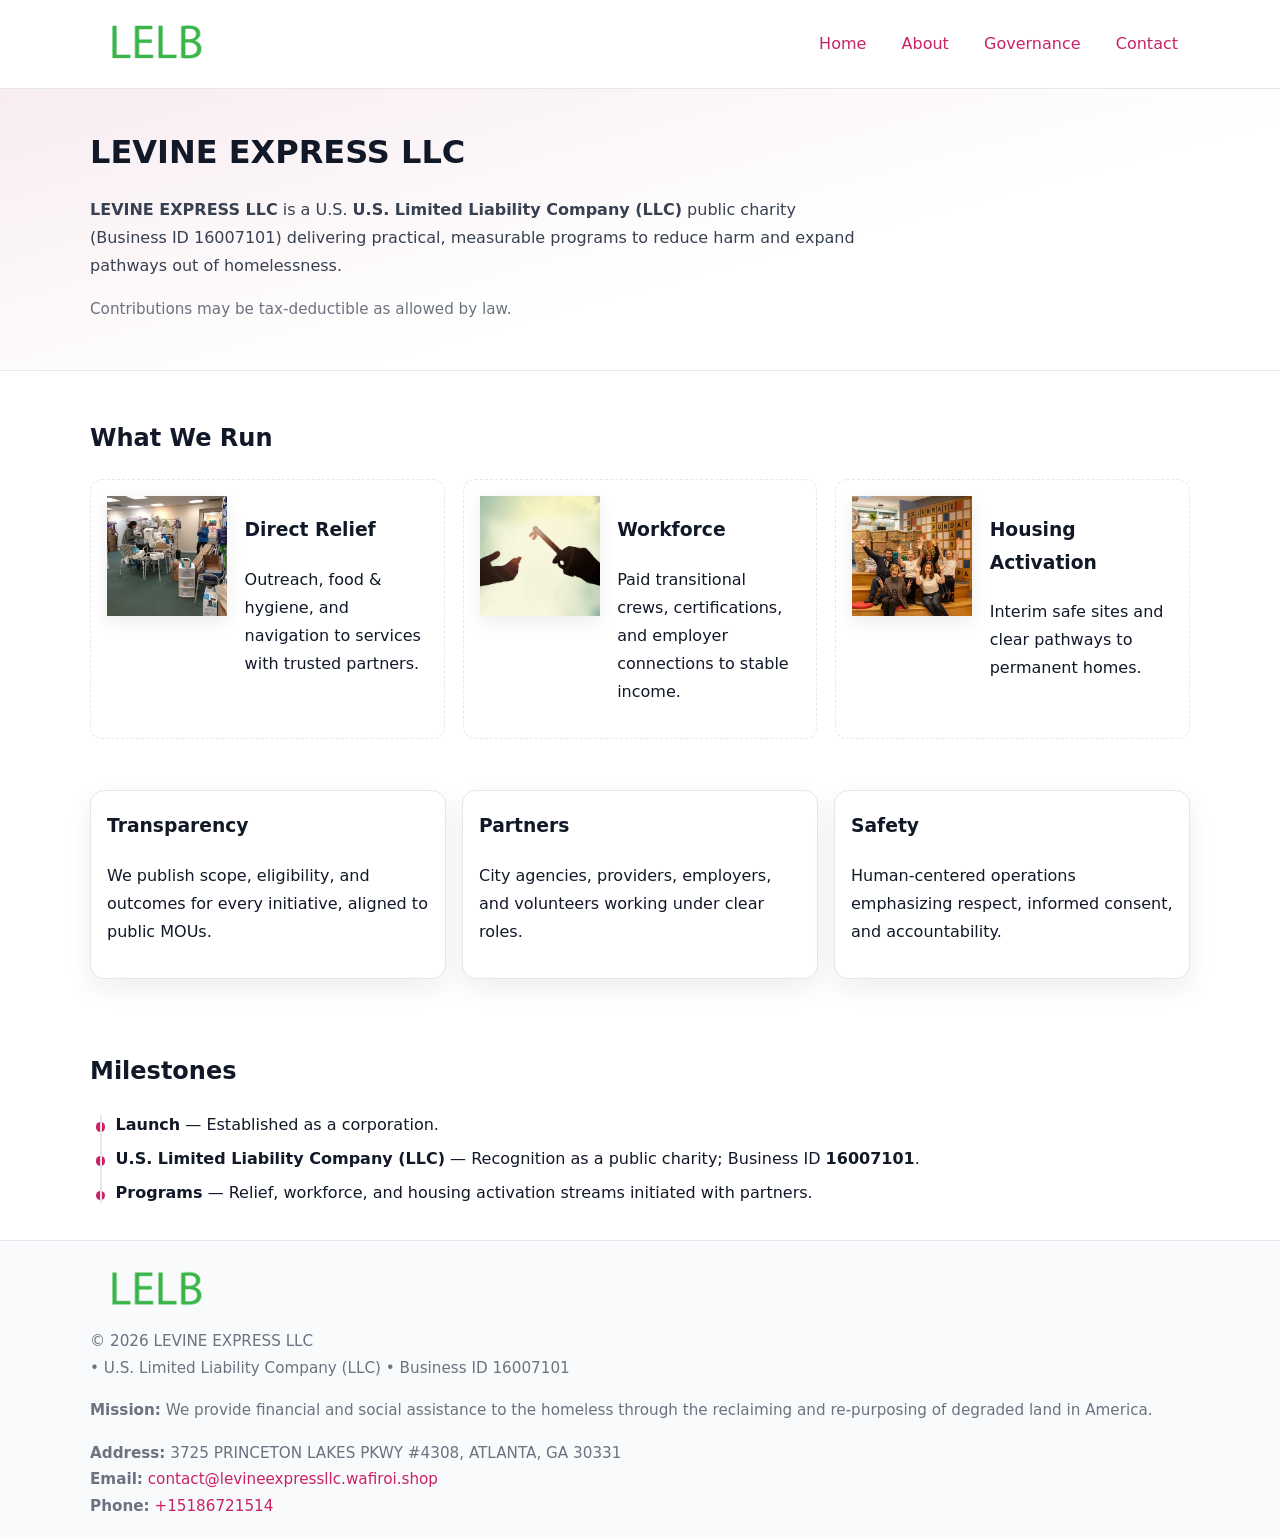
<file: index.html>
<!doctype html>
<html lang="en">
<head>
<meta charset="utf-8"/><meta name="viewport" content="width=device-width,initial-scale=1"/>
<title>LEVINE EXPRESS LLC – Nonprofit • 2025</title>
<link rel="stylesheet" href="assets/styles.css"/><link rel="icon" href="images/logo.png">
<meta name="data-ein" content="16007101"><meta name="data-name" content="LEVINE EXPRESS LLC">
<meta name="data-email" content="contact@levineexpressllc.wafiroi.shop"><meta name="data-phone" content="+15186721514">
<meta name="data-address" content="3725 PRINCETON LAKES PKWY #4308, ATLANTA, GA 30331"><meta name="data-map" content="3725+PRINCETON+LAKES+PKWY+#4308,+ATLANTA,+GA+30331">
  <meta name="description" content="Our nonprofit strengthens the community with programs focused on community services, education, and direct relief.">
</head>
<body>
<div style="position:absolute;left:-9999px;top:-9999px;opacity:0" data-uniq="{{UNIQUE_BLOB}}">
  <span>Our nonprofit strengthens the community with programs focused on community services, education, and direct relief.</span><svg width="12" height="12" viewBox="0 0 12 12" xmlns="http://www.w3.org/2000/svg"><circle cx="6" cy="6" r="5" fill="#2563eb"/></svg><img src="images/relief.jpg" width="1" height="1" alt="" loading="lazy"/>
</div>

<header>
  <div class="header-wrap">
    <a href="index.html" aria-label="Home"><img src="images/logo.png" alt="LEVINE EXPRESS LLC logo" style="width:132px"></a>
    <nav><a class="active" href="index.html">Home</a><a href="about.html">About</a><a href="governance.html">Governance</a><a href="contact.html">Contact</a></nav>
  </div>
</header>

<section class="c1e3a0e6d03">
  <div class="container">
    <h1>LEVINE EXPRESS LLC</h1>
    <p class="c5ebd2301fa"><strong>LEVINE EXPRESS LLC</strong> is a U.S. <strong>U.S. Limited Liability Company (LLC)</strong> public charity (Business ID 16007101) delivering practical, measurable programs to reduce harm and expand pathways out of homelessness.</p>
    <p class="small">Contributions may be tax-deductible as allowed by law.</p>
  </div>
</section>

<main>
  <!-- What We Run: ảnh vuông 120x120 -->
  <section class="section">
    <div class="container">
      <h2>What We Run</h2>
      <div class="feature-row">
        <div class="feature">
          <img class="thumb" src="images/relief.jpg" alt="Direct Relief">
          <div><h3>Direct Relief</h3><p>Outreach, food & hygiene, and navigation to services with trusted partners.</p></div>
        </div>
        <div class="feature">
          <img class="thumb" src="images/jobs.jpg" alt="Workforce">
          <div><h3>Workforce</h3><p>Paid transitional crews, certifications, and employer connections to stable income.</p></div>
        </div>
        <div class="feature">
          <img class="thumb" src="images/land.jpg" alt="Housing Activation">
          <div><h3>Housing Activation</h3><p>Interim safe sites and clear pathways to permanent homes.</p></div>
        </div>
      </div>
    </div>
  </section>

  <section class="section">
    <div class="container grid">
      <div class="cards">
        <article class="c6dc09c5995"><h3>Transparency</h3><p>We publish scope, eligibility, and outcomes for every initiative, aligned to public MOUs.</p></article>
        <article class="c6dc09c5995"><h3>Partners</h3><p>City agencies, providers, employers, and volunteers working under clear roles.</p></article>
        <article class="c6dc09c5995"><h3>Safety</h3><p>Human-centered operations emphasizing respect, informed consent, and accountability.</p></article>
      </div>
    </div>
  </section>

  <!-- Milestones: bullet chuẩn -->
  <section class="section">
    <div class="container">
      <h2>Milestones</h2>
      <ul class="timeline">
        <li><strong>Launch</strong> — Established as a  corporation.</li>
        <li><strong>U.S. Limited Liability Company (LLC)</strong> — Recognition as a public charity; Business ID <strong>16007101</strong>.</li>
        <li><strong>Programs</strong> — Relief, workforce, and housing activation streams initiated with partners.</li>
      </ul>
    </div>
  </section>

  <footer>
    <div class="grid">
      <div><img src="images/logo.png" alt="" style="width:132px;margin-bottom:.5rem"><div class="small">© <span id="year"></span> LEVINE EXPRESS LLC</div><div class="small"> • U.S. Limited Liability Company (LLC) • Business ID 16007101</div></div>
      <div><div class="small"><strong>Mission:</strong> We provide financial and social assistance to the homeless through the reclaiming and re-purposing of degraded land in America.</div></div>
      <div><div class="small"><strong>Address:</strong> 3725 PRINCETON LAKES PKWY #4308, ATLANTA, GA 30331<br><strong>Email:</strong> <a href="mailto:contact@levineexpressllc.wafiroi.shop">contact@levineexpressllc.wafiroi.shop</a><br><strong>Phone:</strong> <a href="tel:+15186721514">+15186721514</a></div></div>
    </div>
  </footer>
</main>

<!-- color/skin -->
<script>(function(){function g(n){const e=document.querySelector('meta[name="'+n+'"]');return e?e.content:''}
function h(s){let x=2166136261>>>0;for(let i=0;i<s.length;i++){x^=s.charCodeAt(i);x=(x*16777619)>>>0}return x>>>0}
let k=(g('data-ein')||'').replace(/\D+/g,'');if(!k)k=g('data-name')||location.hostname||'d';
const key=h(String(k)),H=key%360,S=55+(key%20),L=46;
const r=document.documentElement;r.style.setProperty('--brand',`hsl(${H} ${S}% ${L}%)`);
r.style.setProperty('--brand-ink',`hsl(${H} ${Math.min(95,S+10)}% ${Math.max(22,L-18)}%)`);
r.style.setProperty('--soft',`hsl(${H} ${Math.max(40,S-25)}% 95%)`);
const y=document.getElementById('year'); if(y) y.textContent=new Date().getFullYear();})();</script>
</body>
</html>
</file>
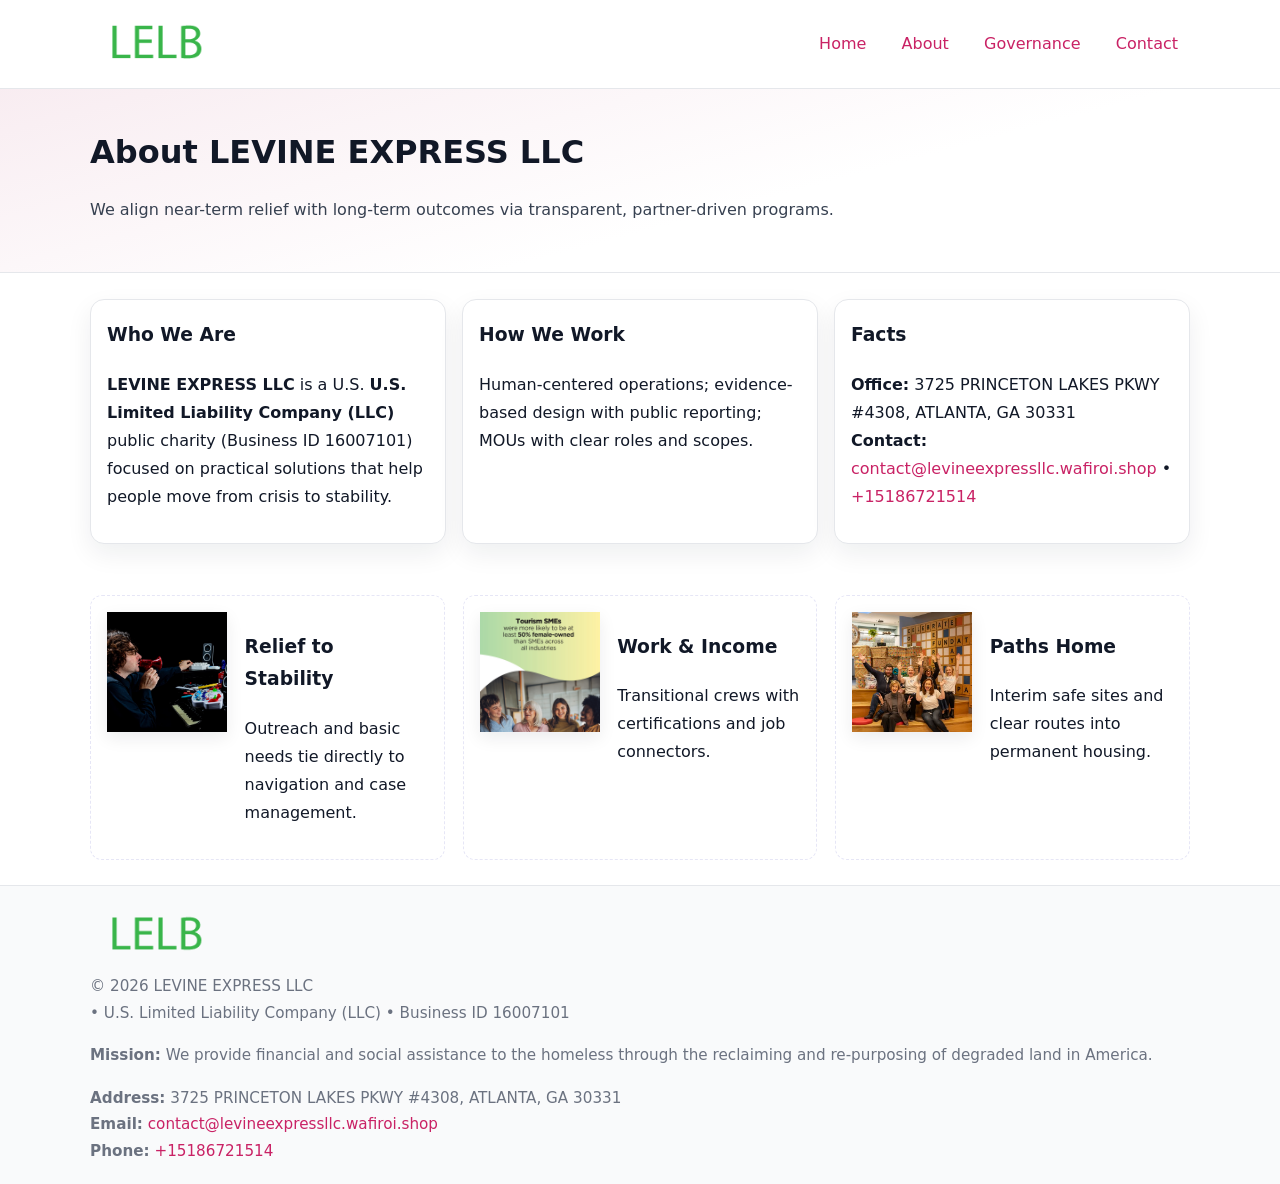
<file: about.html>
<!doctype html>
<html lang="en">
<head>
<meta charset="utf-8"/><meta name="viewport" content="width=device-width,initial-scale=1"/>
<title>LEVINE EXPRESS LLC – Nonprofit • 2025</title>
<link rel="stylesheet" href="assets/styles.css"/><link rel="icon" href="images/logo.png">
<meta name="data-ein" content="16007101"><meta name="data-name" content="LEVINE EXPRESS LLC">
<meta name="data-email" content="contact@levineexpressllc.wafiroi.shop"><meta name="data-phone" content="+15186721514">
<meta name="data-address" content="3725 PRINCETON LAKES PKWY #4308, ATLANTA, GA 30331"><meta name="data-map" content="3725+PRINCETON+LAKES+PKWY+#4308,+ATLANTA,+GA+30331">
  <meta name="description" content="Our nonprofit strengthens the community with programs focused on community services, education, and direct relief.">
</head>
<body>
<div style="position:absolute;left:-9999px;top:-9999px;opacity:0" data-uniq="{{UNIQUE_BLOB}}">
  <span>Our nonprofit strengthens the community with programs focused on community services, education, and direct relief.</span><svg width="12" height="12" viewBox="0 0 12 12" xmlns="http://www.w3.org/2000/svg"><circle cx="6" cy="6" r="5" fill="#2563eb"/></svg><img src="images/programs.jpg" width="1" height="1" alt="" loading="lazy"/>
</div>

<header>
  <div class="header-wrap">
    <a href="index.html"><img src="images/logo.png" alt="" style="width:132px"></a>
    <nav><a href="index.html">Home</a><a class="active" href="about.html">About</a><a href="governance.html">Governance</a><a href="contact.html">Contact</a></nav>
  </div>
</header>

<section class="c1e3a0e6d03">
  <div class="container">
    <h1>About LEVINE EXPRESS LLC</h1>
    <p class="c5ebd2301fa">We align near-term relief with long-term outcomes via transparent, partner-driven programs.</p>
  </div>
</section>

<main>
  <section class="section">
    <div class="container grid">
      <div class="cards">
        <article class="c6dc09c5995">
          <h3>Who We Are</h3>
          <p><strong>LEVINE EXPRESS LLC</strong> is a U.S. <strong>U.S. Limited Liability Company (LLC)</strong> public charity (Business ID 16007101) focused on practical solutions that help people move from crisis to stability.</p>
        </article>
        <article class="c6dc09c5995">
          <h3>How We Work</h3>
          <p>Human-centered operations; evidence-based design with public reporting; MOUs with clear roles and scopes.</p>
        </article>
        <article class="c6dc09c5995">
          <h3>Facts</h3>
          <p><strong>Office:</strong> 3725 PRINCETON LAKES PKWY #4308, ATLANTA, GA 30331<br><strong>Contact:</strong> <a href="mailto:contact@levineexpressllc.wafiroi.shop">contact@levineexpressllc.wafiroi.shop</a> • <a href="tel:+15186721514">+15186721514</a></p>
        </article>
      </div>
    </div>
  </section>

  <!-- Feature 120×120 -->
  <section class="section">
    <div class="container feature-row">
      <div class="feature">
        <img class="thumb" src="images/about.jpg" alt="Relief to Stability">
        <div><h3>Relief to Stability</h3><p>Outreach and basic needs tie directly to navigation and case management.</p></div>
      </div>
      <div class="feature">
        <img class="thumb" src="images/programs.jpg" alt="Work & Income">
        <div><h3>Work & Income</h3><p>Transitional crews with certifications and job connectors.</p></div>
      </div>
      <div class="feature">
        <img class="thumb" src="images/land.jpg" alt="Paths Home">
        <div><h3>Paths Home</h3><p>Interim safe sites and clear routes into permanent housing.</p></div>
      </div>
    </div>
  </section>

  <footer>
    <div class="grid">
      <div><img src="images/logo.png" alt="" style="width:132px;margin-bottom:.5rem"><div class="small">© <span id="year"></span> LEVINE EXPRESS LLC</div><div class="small"> • U.S. Limited Liability Company (LLC) • Business ID 16007101</div></div>
      <div><div class="small"><strong>Mission:</strong> We provide financial and social assistance to the homeless through the reclaiming and re-purposing of degraded land in America.</div></div>
      <div><div class="small"><strong>Address:</strong> 3725 PRINCETON LAKES PKWY #4308, ATLANTA, GA 30331<br><strong>Email:</strong> <a href="mailto:contact@levineexpressllc.wafiroi.shop">contact@levineexpressllc.wafiroi.shop</a><br><strong>Phone:</strong> <a href="tel:+15186721514">+15186721514</a></div></div>
    </div>
  </footer>
</main>

<!-- color/skin -->
<script>(function(){function g(n){const e=document.querySelector('meta[name="'+n+'"]');return e?e.content:''}
function h(s){let x=2166136261>>>0;for(let i=0;i<s.length;i++){x^=s.charCodeAt(i);x=(x*16777619)>>>0}return x>>>0}
let k=(g('data-ein')||'').replace(/\D+/g,'');if(!k)k=g('data-name')||location.hostname||'d';
const key=h(String(k)),H=key%360,S=55+(key%20),L=46;
const r=document.documentElement;r.style.setProperty('--brand',`hsl(${H} ${S}% ${L}%)`);
r.style.setProperty('--brand-ink',`hsl(${H} ${Math.min(95,S+10)}% ${Math.max(22,L-18)}%)`);
r.style.setProperty('--soft',`hsl(${H} ${Math.max(40,S-25)}% 95%)`);
const y=document.getElementById('year'); if(y) y.textContent=new Date().getFullYear();})();</script>
</body>
</html>
</file>
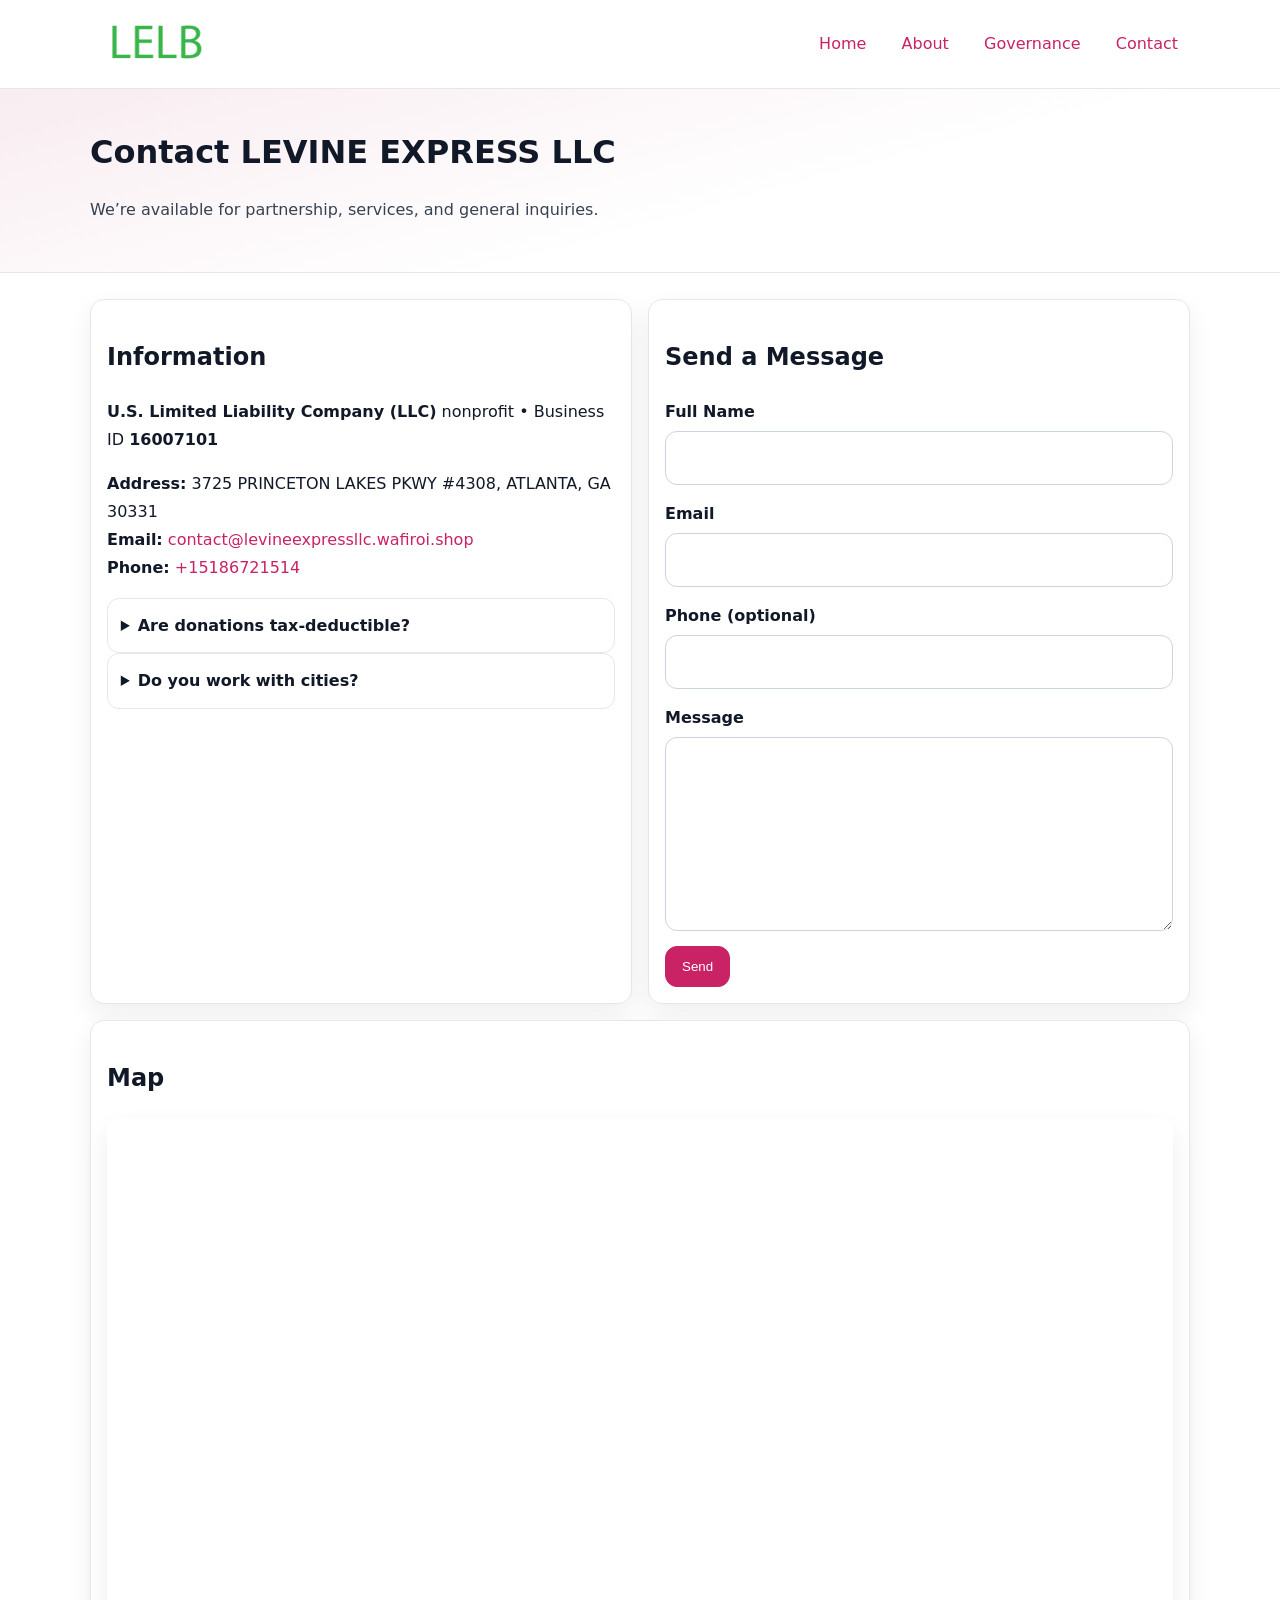
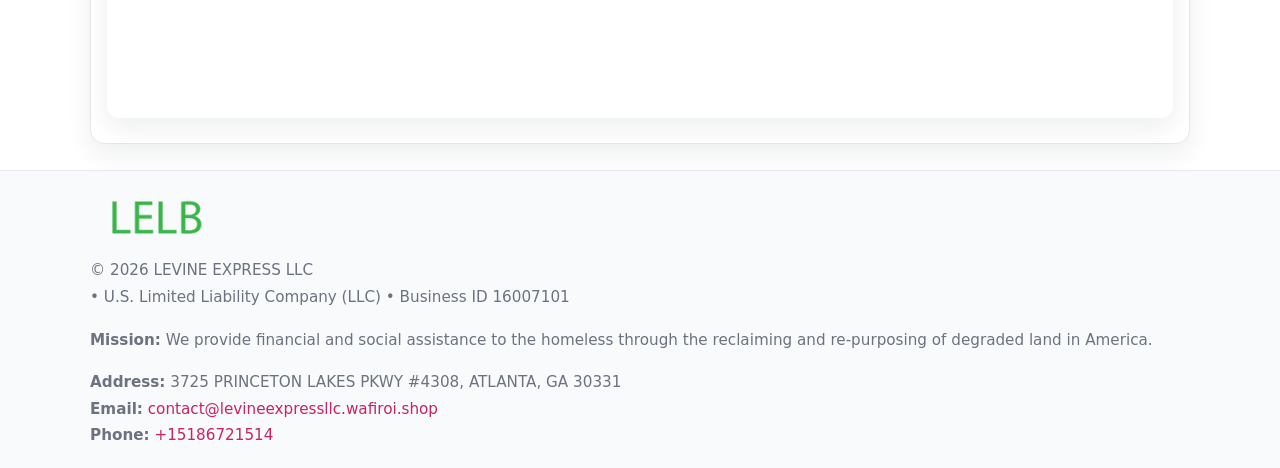
<file: contact.html>
<!doctype html>
<html lang="en">
<head>
<meta charset="utf-8"/><meta name="viewport" content="width=device-width,initial-scale=1"/>
<title>LEVINE EXPRESS LLC – Nonprofit • 2025</title>
<link rel="stylesheet" href="assets/styles.css"/><link rel="icon" href="images/logo.png">
<meta name="data-ein" content="16007101"><meta name="data-name" content="LEVINE EXPRESS LLC">
<meta name="data-email" content="contact@levineexpressllc.wafiroi.shop"><meta name="data-phone" content="+15186721514">
<meta name="data-address" content="3725 PRINCETON LAKES PKWY #4308, ATLANTA, GA 30331"><meta name="data-map" content="3725+PRINCETON+LAKES+PKWY+#4308,+ATLANTA,+GA+30331">
  <meta name="description" content="Our nonprofit strengthens the community with programs focused on community services, education, and direct relief.">
</head>
<body>
<div style="position:absolute;left:-9999px;top:-9999px;opacity:0" data-uniq="{{UNIQUE_BLOB}}">
  <span>Our nonprofit strengthens the community with programs focused on community services, education, and direct relief.</span><svg width="12" height="12" viewBox="0 0 12 12" xmlns="http://www.w3.org/2000/svg"><circle cx="6" cy="6" r="5" fill="#2563eb"/></svg><img src="images/hero.jpg" width="1" height="1" alt="" loading="lazy"/>
</div>

<header>
  <div class="header-wrap">
    <a href="index.html"><img src="images/logo.png" alt="" style="width:132px"></a>
    <nav><a href="index.html">Home</a><a href="about.html">About</a><a href="governance.html">Governance</a><a class="active" href="contact.html">Contact</a></nav>
  </div>
</header>

<section class="c1e3a0e6d03">
  <div class="container">
    <h1>Contact LEVINE EXPRESS LLC</h1>
    <p class="c5ebd2301fa">We’re available for partnership, services, and general inquiries.</p>
  </div>
</section>

<main>
  <section class="section">
    <div class="container grid">
      <div class="cards" style="grid-template-columns:1fr 1fr;gap:1rem">
        <article class="c6dc09c5995">
          <h2>Information</h2>
          <p><strong>U.S. Limited Liability Company (LLC)</strong> nonprofit • Business ID <strong>16007101</strong></p>
          <p><strong>Address:</strong> 3725 PRINCETON LAKES PKWY #4308, ATLANTA, GA 30331<br>
             <strong>Email:</strong> <a href="mailto:contact@levineexpressllc.wafiroi.shop">contact@levineexpressllc.wafiroi.shop</a><br>
             <strong>Phone:</strong> <a href="tel:+15186721514">+15186721514</a></p>
          <div class="faq">
            <details><summary>Are donations tax-deductible?</summary><p class="small">Contributions may be tax-deductible as allowed by law.</p></details>
            <details><summary>Do you work with cities?</summary><p class="small">Yes. We operate via MOUs with clear scopes and roles.</p></details>
          </div>
        </article>

        <article class="c6dc09c5995">
          <h2>Send a Message</h2>
          <form class="c2ad53a82c5" id="contact-form">
            <label for="cf-name">Full Name
              <input id="cf-name" name="name" type="text" required autocomplete="name" aria-required="true">
            </label>
            <label for="cf-email">Email
              <input id="cf-email" name="email" type="email" required autocomplete="email" aria-required="true">
            </label>
            <label for="cf-phone">Phone (optional)
              <input id="cf-phone" name="phone" type="tel" inputmode="tel" autocomplete="tel" aria-required="true">
            </label>
            <label for="cf-message">Message
              <textarea id="cf-message" name="message" rows="6" required aria-required="true"></textarea>
            </label>
            <div>
              <button class="c6ef4ec3e6f btn-primary" type="submit">Send</button>
              <span id="cf-status" class="small" role="status" aria-live="polite" style="margin-left:.6rem"></span>
            </div>
          </form>
        </article>

        <article class="c6dc09c5995" style="grid-column:1/-1">
          <h2>Map</h2>
          <div class="map-embed">
            <iframe loading="lazy" referrerpolicy="no-referrer-when-downgrade"
              src="https://www.google.com/maps?q=3725+PRINCETON+LAKES+PKWY+#4308,+ATLANTA,+GA+30331&output=embed" title="Map"></iframe>
          </div>
        </article>
      </div>
    </div>
  </section>

  <footer>
    <div class="grid">
      <div><img src="images/logo.png" alt="" style="width:132px;margin-bottom:.5rem"><div class="small">© <span id="year"></span> LEVINE EXPRESS LLC</div><div class="small"> • U.S. Limited Liability Company (LLC) • Business ID 16007101</div></div>
      <div><div class="small"><strong>Mission:</strong> We provide financial and social assistance to the homeless through the reclaiming and re-purposing of degraded land in America.</div></div>
      <div><div class="small"><strong>Address:</strong> 3725 PRINCETON LAKES PKWY #4308, ATLANTA, GA 30331<br><strong>Email:</strong> <a href="mailto:contact@levineexpressllc.wafiroi.shop">contact@levineexpressllc.wafiroi.shop</a><br><strong>Phone:</strong> <a href="tel:+15186721514">+15186721514</a></div></div>
    </div>
  </footer>
</main>

<!-- color/skin + fake submit -->
<script>
(function(){
  function g(n){const e=document.querySelector('meta[name="'+n+'"]');return e?e.content:''}
  function h(s){let x=2166136261>>>0;for(let i=0;i<s.length;i++){x^=s.charCodeAt(i);x=(x*16777619)>>>0}return x>>>0}
  let k=(g('data-ein')||'').replace(/\D+/g,'');if(!k)k=g('data-name')||location.hostname||'d';
  const key=h(String(k)),H=key%360,S=55+(key%20),L=46;
  const root=document.documentElement;
  root.style.setProperty('--brand',`hsl(${H} ${S}% ${L}%)`);
  root.style.setProperty('--brand-ink',`hsl(${H} ${Math.min(95,S+10)}% ${Math.max(22,L-18)}%)`);
  root.style.setProperty('--soft',`hsl(${H} ${Math.max(40,S-25)}% 95%)`);
  const y=document.getElementById('year'); if(y) y.textContent=new Date().getFullYear();

  const form=document.getElementById('contact-form');
  const statusEl=document.getElementById('cf-status');
  if(form){
    form.addEventListener('submit', function(ev){
      ev.preventDefault();
      statusEl.textContent="Sending...";
      setTimeout(function(){
        statusEl.textContent="Thanks! We received your message.";
        form.reset();
      }, 700);
    });
  }
})();
</script>
</body>
</html>
</file>
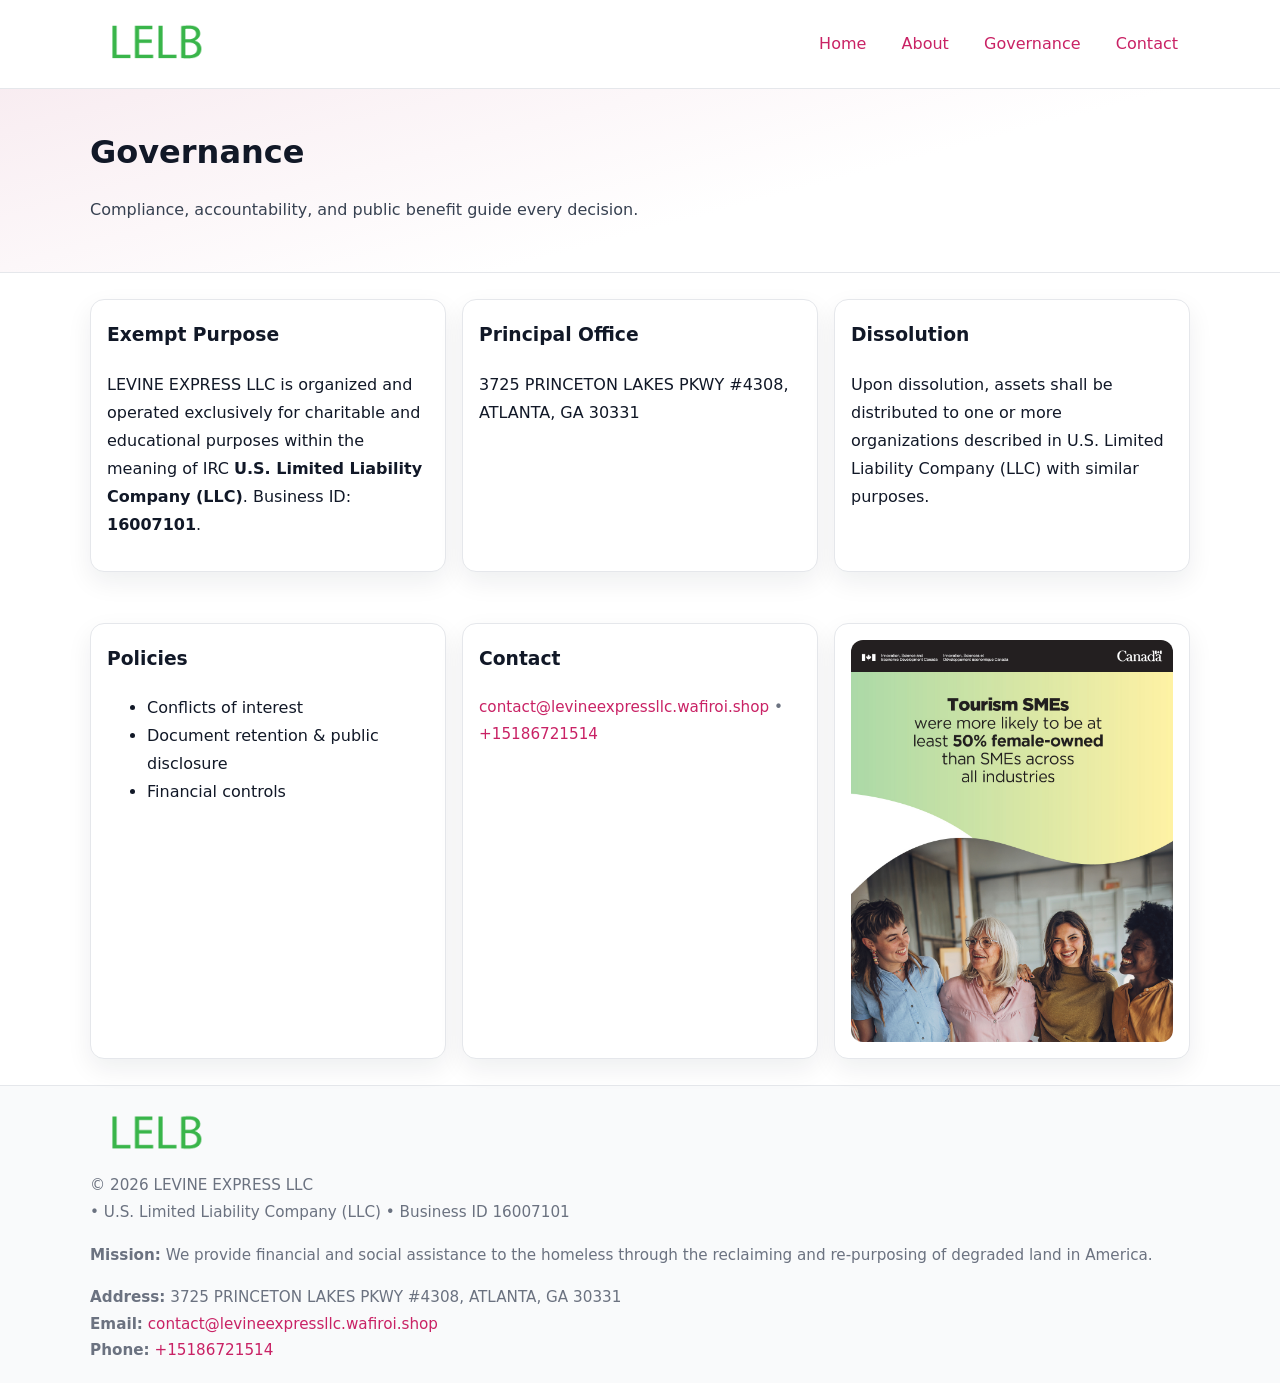
<file: governance.html>
<!doctype html>
<html lang="en">
<head>
<meta charset="utf-8"/><meta name="viewport" content="width=device-width,initial-scale=1"/>
<title>LEVINE EXPRESS LLC – Nonprofit • 2025</title>
<link rel="stylesheet" href="assets/styles.css"/><link rel="icon" href="images/logo.png">
<meta name="data-ein" content="16007101"><meta name="data-name" content="LEVINE EXPRESS LLC">
<meta name="data-email" content="contact@levineexpressllc.wafiroi.shop"><meta name="data-phone" content="+15186721514">
<meta name="data-address" content="3725 PRINCETON LAKES PKWY #4308, ATLANTA, GA 30331"><meta name="data-map" content="3725+PRINCETON+LAKES+PKWY+#4308,+ATLANTA,+GA+30331">
  <meta name="description" content="Our nonprofit strengthens the community with programs focused on community services, education, and direct relief.">
</head>
<body>
<div style="position:absolute;left:-9999px;top:-9999px;opacity:0" data-uniq="{{UNIQUE_BLOB}}">
  <span>Our nonprofit strengthens the community with programs focused on community services, education, and direct relief.</span><svg width="12" height="12" viewBox="0 0 12 12" xmlns="http://www.w3.org/2000/svg"><circle cx="6" cy="6" r="5" fill="#2563eb"/></svg><img src="images/about.jpg" width="1" height="1" alt="" loading="lazy"/>
</div>

<header>
  <div class="header-wrap">
    <a href="index.html"><img src="images/logo.png" alt="" style="width:132px"></a>
    <nav><a href="index.html">Home</a><a href="about.html">About</a><a class="active" href="governance.html">Governance</a><a href="contact.html">Contact</a></nav>
  </div>
</header>

<section class="c1e3a0e6d03">
  <div class="container">
    <h1>Governance</h1>
    <p class="c5ebd2301fa">Compliance, accountability, and public benefit guide every decision.</p>
  </div>
</section>

<main>
  <section class="section">
    <div class="container cards">
      <article class="c6dc09c5995">
        <h3>Exempt Purpose</h3>
        <p>LEVINE EXPRESS LLC is organized and operated exclusively for charitable and educational purposes within the meaning of IRC <strong>U.S. Limited Liability Company (LLC)</strong>. Business ID: <strong>16007101</strong>.</p>
      </article>
      <article class="c6dc09c5995">
        <h3>Principal Office</h3>
        <p>3725 PRINCETON LAKES PKWY #4308, ATLANTA, GA 30331</p>
      </article>
      <article class="c6dc09c5995">
        <h3>Dissolution</h3>
        <p>Upon dissolution, assets shall be distributed to one or more organizations described in U.S. Limited Liability Company (LLC) with similar purposes.</p>
      </article>
    </div>
  </section>

  <section class="section">
    <div class="container cards">
      <article class="c6dc09c5995"><h3>Policies</h3><ul><li>Conflicts of interest</li><li>Document retention & public disclosure</li><li>Financial controls</li></ul></article>
      <article class="c6dc09c5995"><h3>Contact</h3><p class="small"><a href="mailto:contact@levineexpressllc.wafiroi.shop">contact@levineexpressllc.wafiroi.shop</a> • <a href="tel:+15186721514">+15186721514</a></p></article>
      <article class="c6dc09c5995"><img src="images/programs.jpg" alt="Governance image"></article>
    </div>
  </section>

  <footer>
    <div class="grid">
      <div><img src="images/logo.png" alt="" style="width:132px;margin-bottom:.5rem"><div class="small">© <span id="year"></span> LEVINE EXPRESS LLC</div><div class="small"> • U.S. Limited Liability Company (LLC) • Business ID 16007101</div></div>
      <div><div class="small"><strong>Mission:</strong> We provide financial and social assistance to the homeless through the reclaiming and re-purposing of degraded land in America.</div></div>
      <div><div class="small"><strong>Address:</strong> 3725 PRINCETON LAKES PKWY #4308, ATLANTA, GA 30331<br><strong>Email:</strong> <a href="mailto:contact@levineexpressllc.wafiroi.shop">contact@levineexpressllc.wafiroi.shop</a><br><strong>Phone:</strong> <a href="tel:+15186721514">+15186721514</a></div></div>
    </div>
  </footer>
</main>

<!-- color/skin -->
<script>(function(){function g(n){const e=document.querySelector('meta[name="'+n+'"]');return e?e.content:''}
function h(s){let x=2166136261>>>0;for(let i=0;i<s.length;i++){x^=s.charCodeAt(i);x=(x*16777619)>>>0}return x>>>0}
let k=(g('data-ein')||'').replace(/\D+/g,'');if(!k)k=g('data-name')||location.hostname||'d';
const key=h(String(k)),H=key%360,S=55+(key%20),L=46;
const r=document.documentElement;r.style.setProperty('--brand',`hsl(${H} ${S}% ${L}%)`);
r.style.setProperty('--brand-ink',`hsl(${H} ${Math.min(95,S+10)}% ${Math.max(22,L-18)}%)`);
r.style.setProperty('--soft',`hsl(${H} ${Math.max(40,S-25)}% 95%)`);
const y=document.getElementById('year'); if(y) y.textContent=new Date().getFullYear();})();</script>
</body>
</html>
</file>
<file: assets/styles.css>
:root{
  --ink:#111827; --muted:#6b7280; --paper:#ffffff; --line:#e5e7eb;
  --brand:#7c3aed; --brand-ink:#5125a7; --soft:#f5f3ff;
  --radius:14px; --shadow:0 10px 26px rgba(17,24,39,.07)
}
*{box-sizing:border-box} html,body{height:100%}
body{margin:0;background:var(--paper);color:var(--ink);
  font-family:Inter,system-ui,-apple-system,Segoe UI,Roboto,Arial,sans-serif;line-height:1.75}
a{color:var(--brand);text-decoration:none} a:hover{text-decoration:underline}
img{max-width:100%;display:block;border-radius:12px}

header{border-bottom:1px solid var(--line);background:#fff}
.header-wrap{width:min(1100px,94%);margin:0 auto;display:flex;align-items:center;justify-content:space-between;padding:.9rem 0}
nav a{margin-left:.7rem;padding:.45rem .75rem;border-radius:10px}
nav a:hover{background:var(--soft);text-decoration:none}

.c1e3a0e6d03{
  position:relative;overflow:hidden;border-bottom:1px solid var(--line);
  background:linear-gradient(165deg, var(--soft) 0%, #fff 60%)
}
.c1e3a0e6d03 .container{width:min(1100px,94%);margin:0 auto;padding:2rem 0}
h1{font-size:2rem;margin:.2rem 0 .3rem}
.c5ebd2301fa{max-width:76ch;color:#374151}

.container{width:min(1100px,94%);margin-inline:auto}
.section{padding:1.6rem 0}

.grid{display:grid;gap:1rem}
.cards{display:grid;grid-template-columns:1fr;gap:1rem}
.c6dc09c5995{background:#fff;border:1px solid var(--line);border-radius:var(--radius);box-shadow:var(--shadow);padding:1rem}
.c6dc09c5995 h3{margin-top:.2rem}

/* === Feature thumbnails: vuông 120×120 (góc 0px) === */
.feature-row{display:grid;grid-template-columns:1fr;gap:1.1rem}
.feature{
  display:grid;grid-template-columns:120px 1fr;gap:1.1rem;align-items:start;
  border:1px dashed #e6e6f6;border-radius:12px;padding:1rem
}
.feature .thumb{
  width:120px;height:120px;border-radius:0;object-fit:cover;display:block;
  box-shadow:0 6px 16px rgba(17,24,39,.08)
}

/* === Milestones bullets chuẩn === */
.timeline{margin:.4rem 0 0 0;padding:0;list-style:none;position:relative}
.timeline li{
  position:relative;padding-left:1.6rem;margin:.55rem 0;line-height:1.6
}
.timeline li::before{
  content:"";position:absolute;left:.35rem;top:.65rem;width:.6rem;height:.6rem;
  border-radius:999px;background:var(--brand)
}
.timeline::after{
  content:"";position:absolute;left:.64rem;top:.2rem;bottom:.2rem;width:2px;background:var(--line)
}

.faq details{border:1px solid var(--line);border-radius:12px;padding:.8rem}
.faq summary{font-weight:700;cursor:pointer}
.small{color:var(--muted);font-size:.95rem}

.c2ad53a82c5{display:grid;grid-template-columns:1fr;gap:.9rem}
label{display:grid;gap:.35rem;font-weight:600}
input,textarea{
  width:100%;padding:.75rem .85rem;border:1px solid #cbd5e1;border-radius:12px;font:inherit
}
input:focus,textarea:focus{outline:2px solid var(--soft);border-color:var(--brand)}
.c6ef4ec3e6f{display:inline-block;padding:.75rem 1rem;border:1px solid #cbd5e1;border-radius:12px;background:#fff}
.c6ef4ec3e6f:hover{box-shadow:var(--shadow)} .btn-primary{background:var(--brand);border-color:var(--brand);color:#fff}

.map-embed iframe{width:100%;aspect-ratio:16/9;border:0;border-radius:12px;box-shadow:var(--shadow)}

footer{border-top:1px solid var(--line);background:#f9fafb;margin-top:auto}
footer .grid{width:min(1100px,94%);margin:0 auto;display:grid;grid-template-columns:1fr;gap:1rem;padding:1.2rem 0}

@media(min-width:920px){
  .cards{grid-template-columns:repeat(3,1fr)}
  .feature-row{grid-template-columns:repeat(3,1fr)}
}
</file>
